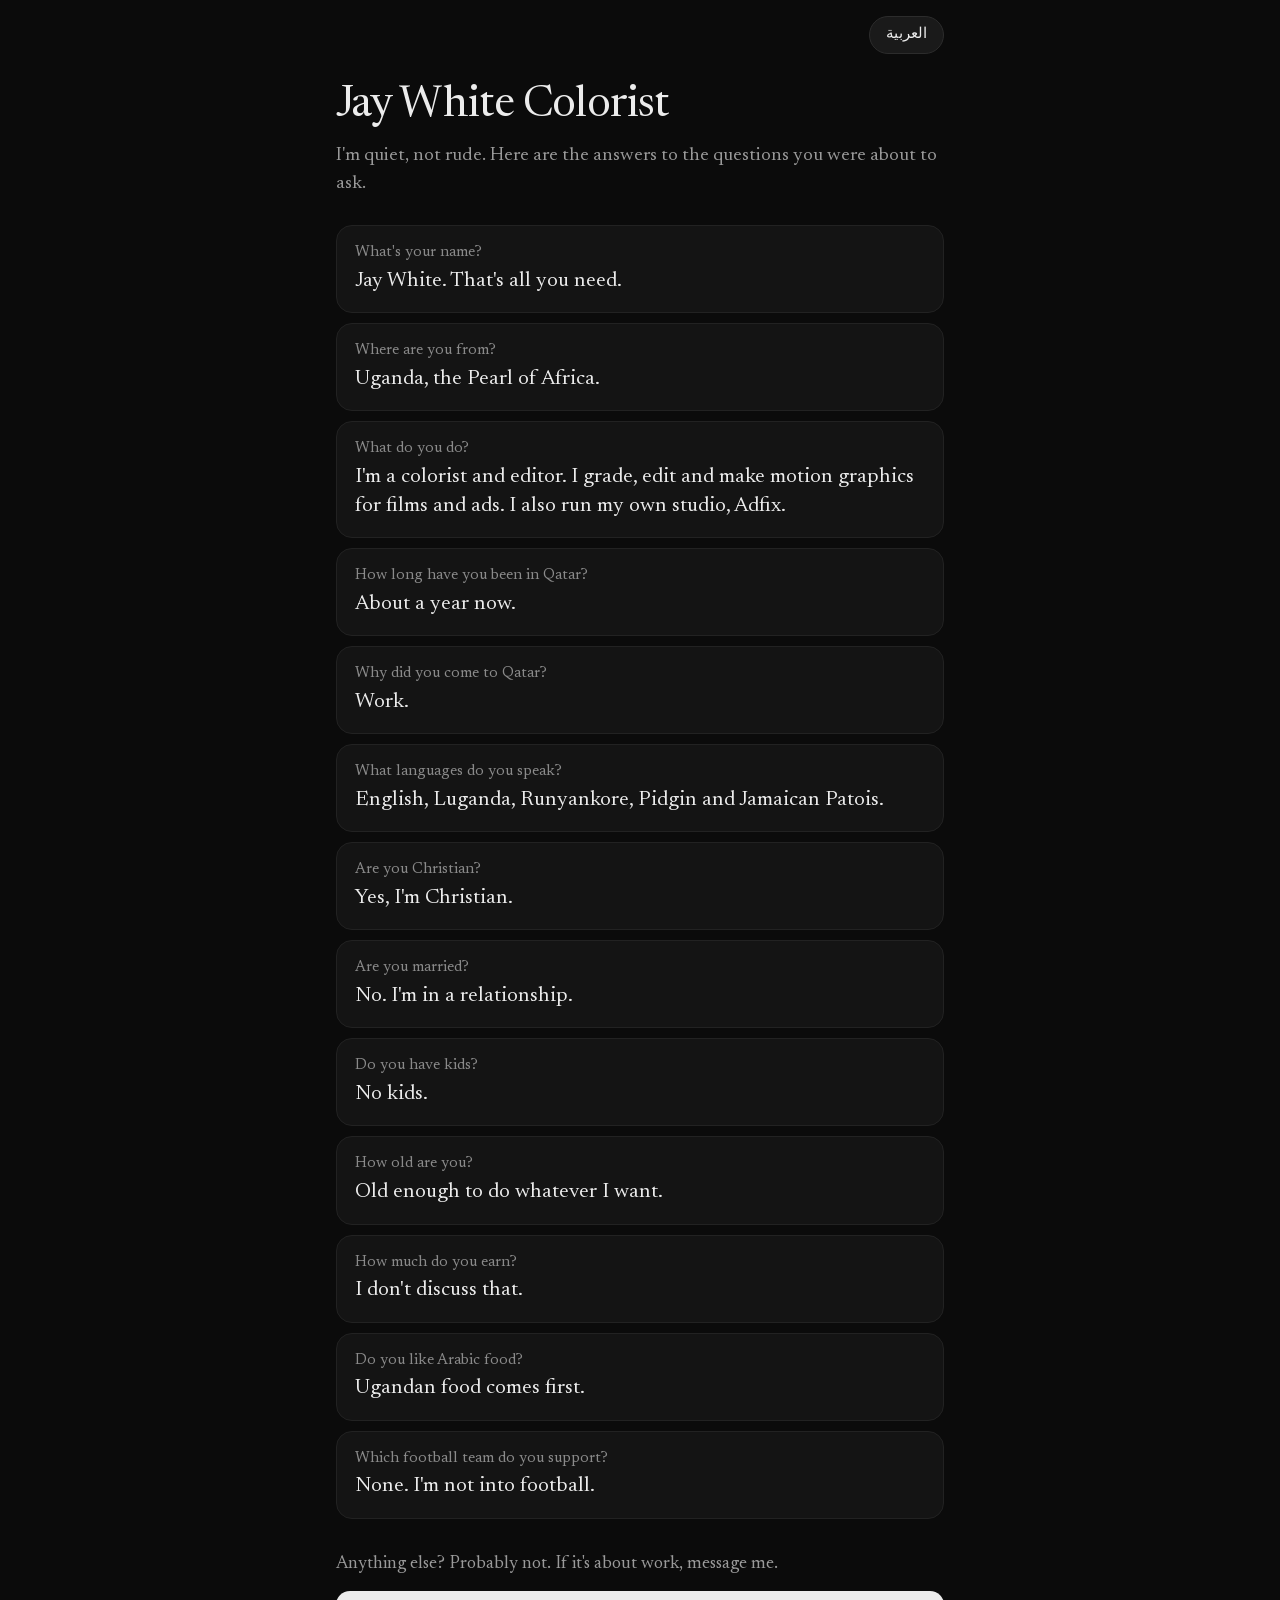
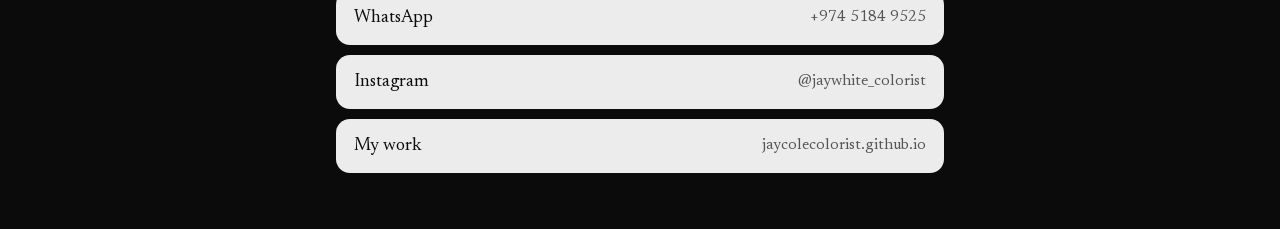
<file: ask/index.html>
<!doctype html>
<html lang="en" dir="ltr">
<head>
  <meta charset="utf-8">
  <meta name="viewport" content="width=device-width, initial-scale=1, viewport-fit=cover">
  <meta name="robots" content="noindex, nofollow">
  <meta name="theme-color" content="#0b0b0b">
  <title>Jay White Colorist — Answers</title>
  <meta name="description" content="The answers to the questions you were about to ask.">
  <link rel="icon" href="data:image/svg+xml,%3Csvg xmlns='http://www.w3.org/2000/svg' viewBox='0 0 64 64'%3E%3Crect width='64' height='64' rx='16' fill='%230b0b0b'/%3E%3Ctext x='32' y='44' font-family='Georgia,serif' font-size='36' text-anchor='middle' fill='%23ececec'%3EJ%3C/text%3E%3C/svg%3E">
  <link rel="preconnect" href="https://fonts.googleapis.com">
  <link rel="preconnect" href="https://fonts.gstatic.com" crossorigin>
  <link rel="stylesheet" href="https://fonts.googleapis.com/css2?family=Noto+Naskh+Arabic:wght@400;600&display=swap">
  <style>
    @font-face {
      font-family: "Newsreader";
      src: url("../fonts/newsreader.woff2") format("woff2");
      font-weight: 200 800; font-style: normal; font-display: swap;
    }
    * { box-sizing: border-box; }
    html { -webkit-text-size-adjust: 100%; }
    body {
      margin: 0;
      background: #0b0b0b;
      color: #ececec;
      font-family: "Newsreader", Georgia, serif;
      font-size: 18px;
      line-height: 1.45;
      -webkit-font-smoothing: antialiased;
    }
    html[lang="ar"] body { font-family: "Noto Naskh Arabic", "Geeza Pro", Tahoma, sans-serif; line-height: 1.7; }
    a { color: inherit; }

    .wrap { max-width: 640px; margin: 0 auto; padding: 0 16px 56px; }

    .top { display: flex; justify-content: flex-end; padding-top: max(16px, env(safe-area-inset-top)); }
    .lang {
      font: inherit; font-size: 15px; color: #ececec; background: #1a1a1a;
      border: 1px solid #2c2c2c; border-radius: 999px; padding: 7px 16px; cursor: pointer;
    }
    .lang:hover { border-color: #555; }

    header { padding: 28px 0; }
    h1 { margin: 0; font-size: clamp(32px, 8vw, 44px); font-weight: 400; letter-spacing: -0.02em; line-height: 1.1; }
    html[lang="ar"] h1 { letter-spacing: 0; font-weight: 600; line-height: 1.4; }
    .lead { margin: 12px 0 0; color: #9a9a9a; font-size: 19px; }

    .qa { list-style: none; margin: 0; padding: 0; display: grid; gap: 10px; }
    .qa li { background: #141414; border: 1px solid #222; border-radius: 16px; padding: 16px 18px; }
    .q { display: block; color: #8a8a8a; font-size: 15px; margin-bottom: 4px; }
    .a { display: block; font-size: 21px; line-height: 1.35; }
    html[lang="ar"] .a { font-size: 20px; line-height: 1.6; }

    .end { margin: 32px 0 0; color: #9a9a9a; }
    .links { display: grid; gap: 10px; margin-top: 14px; }
    .links a {
      display: flex; justify-content: space-between; align-items: center; gap: 12px;
      text-decoration: none; background: #ececec; color: #0b0b0b;
      border-radius: 14px; padding: 14px 18px; font-size: 18px;
    }
    .links a span:last-child { color: #555; font-size: 15px; direction: ltr; unicode-bidi: isolate; }
    .links a:hover { background: #fff; }
  </style>
</head>
<body>
  <div class="wrap">
    <div class="top"><button class="lang" id="lang" type="button" aria-label="Switch language">العربية</button></div>

    <header>
      <h1 data-t="name">Jay White Colorist</h1>
      <p class="lead" data-t="lead"></p>
    </header>

    <ul class="qa" id="qa"></ul>

    <p class="end" data-t="end"></p>
    <div class="links">
      <a href="https://wa.me/97451849525" rel="noopener"><span data-t="wa">WhatsApp</span><span>+974 5184 9525</span></a>
      <a href="https://instagram.com/jaywhite_colorist" rel="noopener"><span>Instagram</span><span>@jaywhite_colorist</span></a>
      <a href="https://jaycolecolorist.github.io/" rel="noopener"><span data-t="work">My work</span><span>jaycolecolorist.github.io</span></a>
    </div>
  </div>

  <script>
    var T = {
      en: {
        name: "Jay White Colorist",
        lead: "I'm quiet, not rude. Here are the answers to the questions you were about to ask.",
        end: "Anything else? Probably not. If it's about work, message me.",
        wa: "WhatsApp",
        work: "My work",
        switchTo: "العربية",
        qa: [
          ["What's your name?", "Jay White. That's all you need."],
          ["Where are you from?", "Uganda, the Pearl of Africa."],
          ["What do you do?", "I'm a colorist and editor. I grade, edit and make motion graphics for films and ads. I also run my own studio, Adfix."],
          ["How long have you been in Qatar?", "About a year now."],
          ["Why did you come to Qatar?", "Work."],
          ["What languages do you speak?", "English, Luganda, Runyankore, Pidgin and Jamaican Patois."],
          ["Are you Christian?", "Yes, I'm Christian."],
          ["Are you married?", "No. I'm in a relationship."],
          ["Do you have kids?", "No kids."],
          ["How old are you?", "Old enough to do whatever I want."],
          ["How much do you earn?", "I don't discuss that."],
          ["Do you like Arabic food?", "Ugandan food comes first."],
          ["Which football team do you support?", "None. I'm not into football."]
        ]
      },
      ar: {
        name: "جاي وايت — ملوّن أفلام",
        lead: "أنا هادئ، ولست قليل الذوق. هذه أجوبة الأسئلة التي كنت ستسألني إياها.",
        end: "عندك سؤال آخر؟ غالباً لا. إذا كان بخصوص العمل، راسلني.",
        wa: "واتساب",
        work: "أعمالي",
        switchTo: "English",
        qa: [
          ["ما اسمك؟", "جاي وايت. هذا كل ما تحتاج معرفته."],
          ["من أين أنت؟", "من أوغندا، لؤلؤة أفريقيا."],
          ["ما هو عملك؟", "أنا ملوّن أفلام (Colorist) ومونتير. أعمل على تلوين الأفلام والإعلانات ومونتاجها وتصميم الموشن جرافيك. وعندي استوديو خاص بي اسمه Adfix."],
          ["منذ متى وأنت في قطر؟", "حوالي سنة."],
          ["لماذا جئت إلى قطر؟", "للعمل."],
          ["ما اللغات التي تتحدثها؟", "الإنجليزية، واللوغندية، والرونيانكوري، والبيدجن، والباتوا الجامايكية."],
          ["هل أنت مسيحي؟", "نعم، أنا مسيحي."],
          ["هل أنت متزوج؟", "لا، لكني مرتبط."],
          ["هل عندك أطفال؟", "لا، ليس عندي أطفال."],
          ["كم عمرك؟", "كبير بما يكفي لأفعل ما أريد."],
          ["كم راتبك؟", "لا أتحدث عن هذا الموضوع."],
          ["هل تحب الأكل العربي؟", "الأكل الأوغندي أولاً."],
          ["أي فريق كرة قدم تشجّع؟", "ولا فريق. لست من متابعي كرة القدم."]
        ]
      }
    };

    function render(lang) {
      var t = T[lang];
      document.documentElement.lang = lang;
      document.documentElement.dir = lang === "ar" ? "rtl" : "ltr";
      document.querySelectorAll("[data-t]").forEach(function (el) { el.textContent = t[el.getAttribute("data-t")]; });
      var list = document.getElementById("qa");
      list.innerHTML = "";
      t.qa.forEach(function (pair) {
        var li = document.createElement("li");
        var q = document.createElement("span"); q.className = "q"; q.textContent = pair[0];
        var a = document.createElement("span"); a.className = "a"; a.textContent = pair[1];
        li.appendChild(q); li.appendChild(a); list.appendChild(li);
      });
      var btn = document.getElementById("lang");
      btn.textContent = t.switchTo;
      btn.lang = lang === "ar" ? "en" : "ar";
      document.title = t.name + (lang === "ar" ? " — أجوبة" : " — Answers");
    }

    var saved = null;
    try { saved = localStorage.getItem("ask-lang"); } catch (e) {}
    var current = (saved === "ar" || saved === "en") ? saved
      : ((navigator.language || "").toLowerCase().indexOf("ar") === 0 ? "ar" : "en");
    render(current);

    document.getElementById("lang").addEventListener("click", function () {
      current = current === "ar" ? "en" : "ar";
      render(current);
      try { localStorage.setItem("ask-lang", current); } catch (e) {}
    });
  </script>
</body>
</html>
</file>
